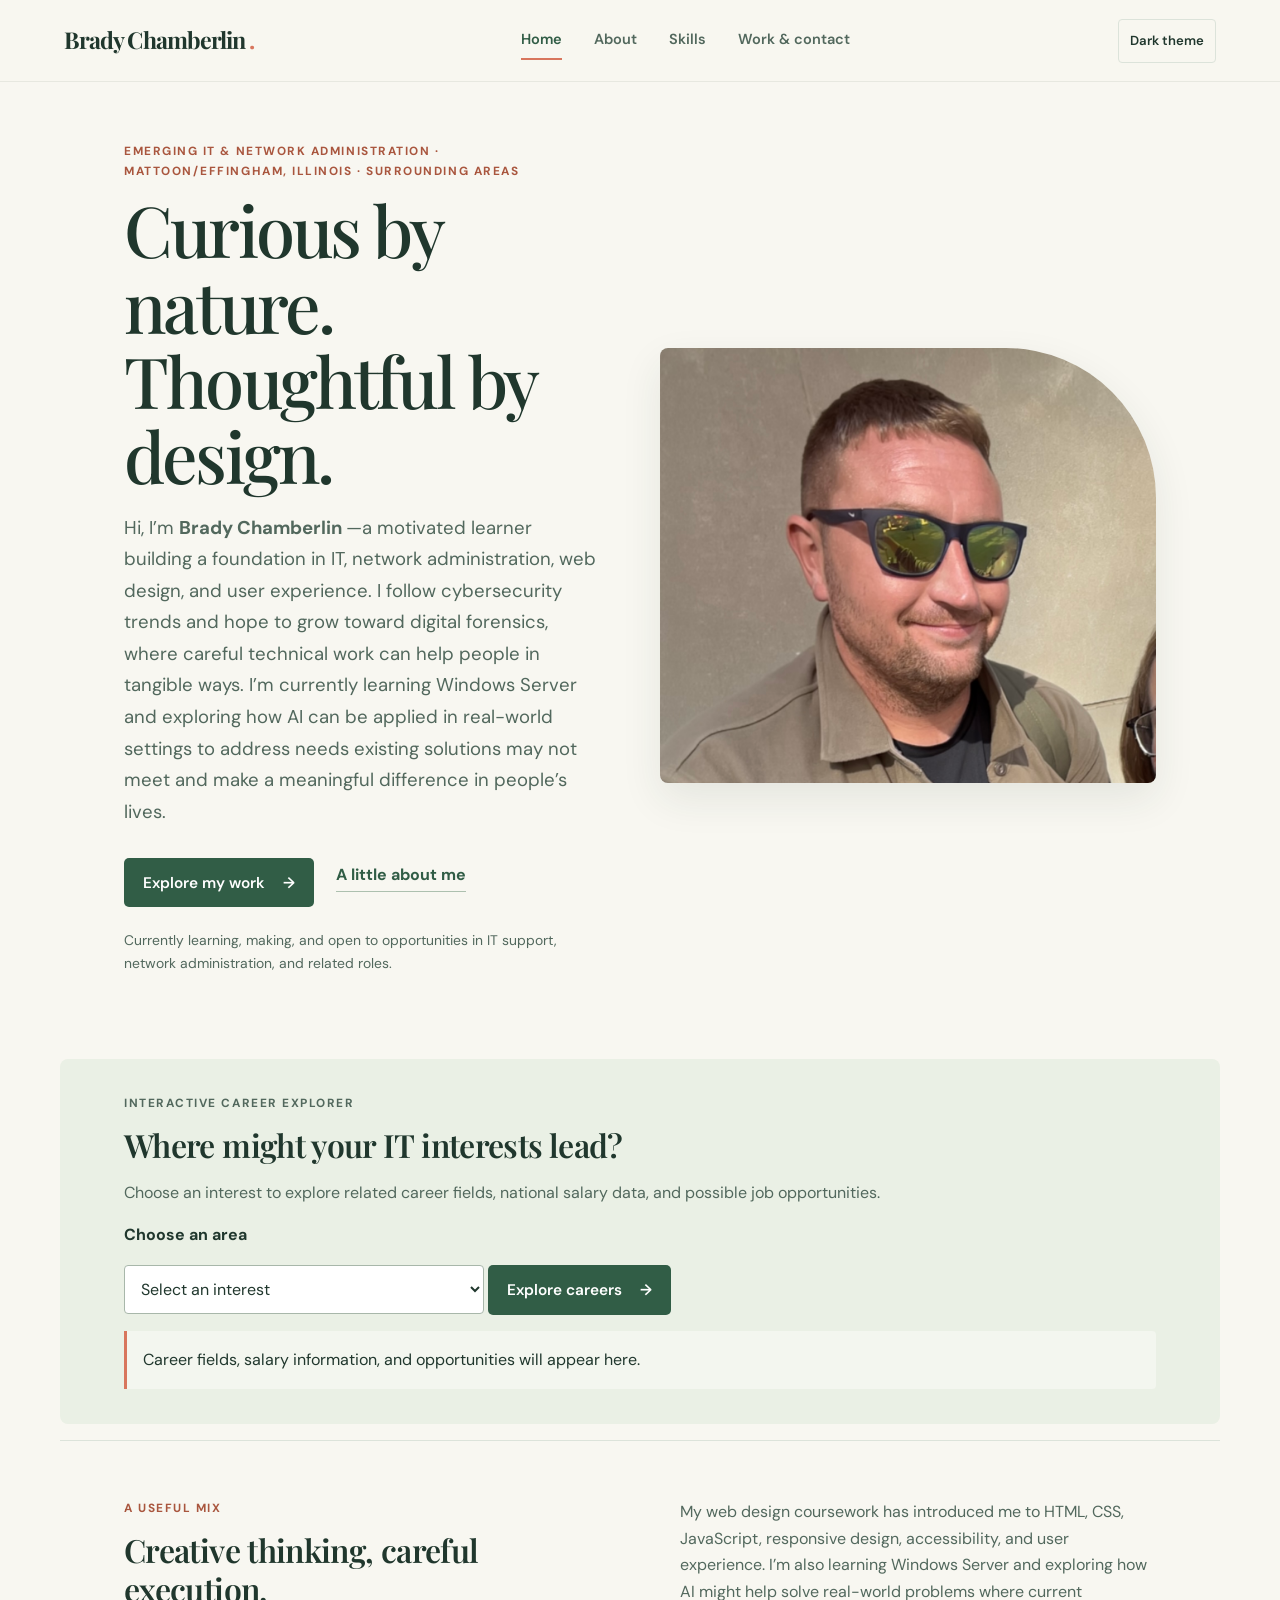
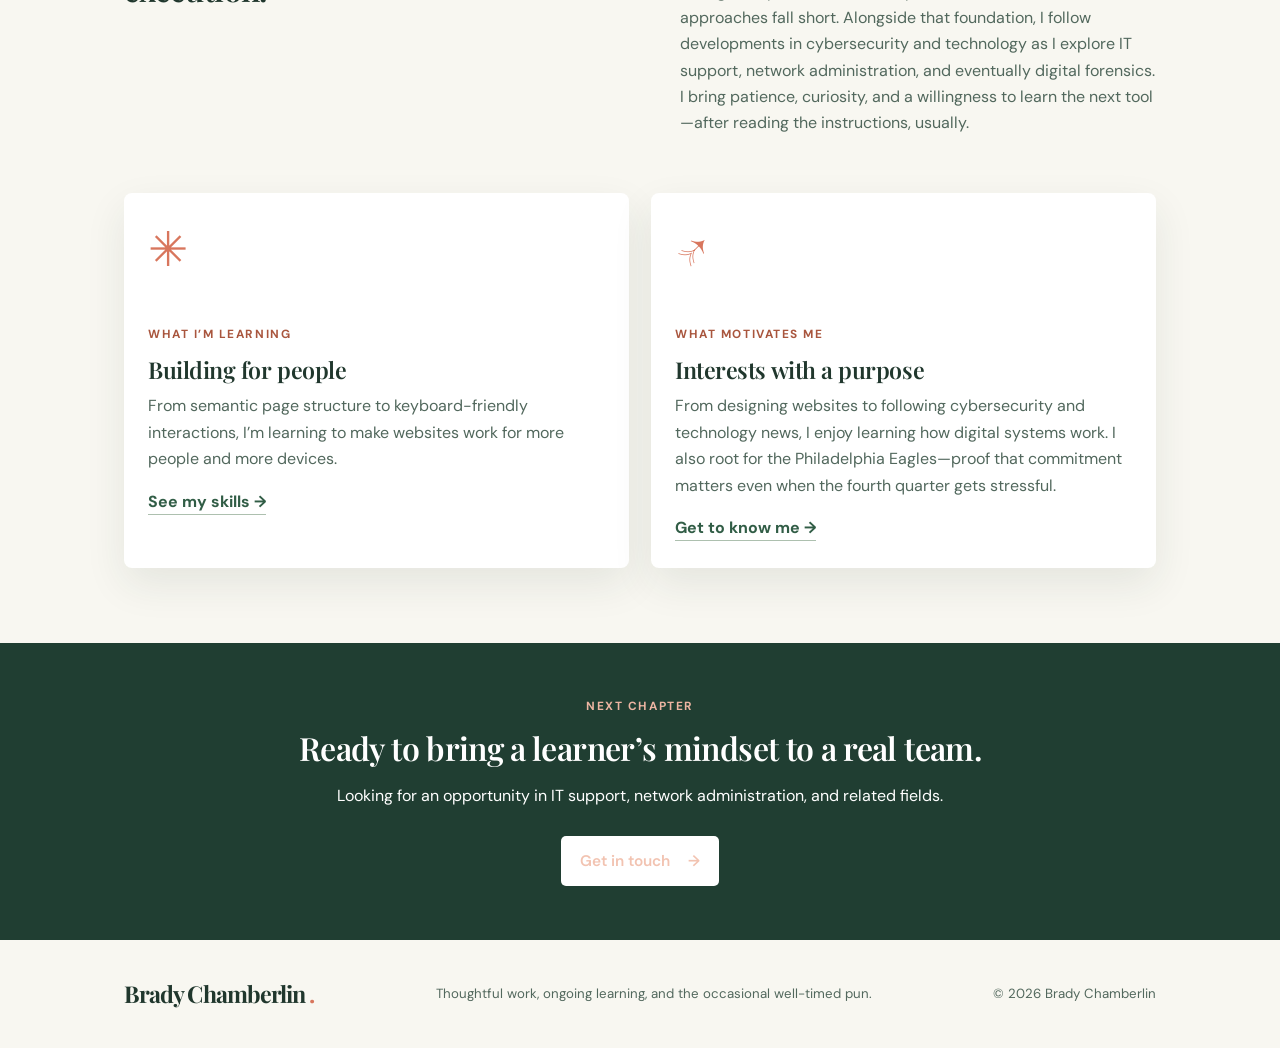
<file: index.html>
<!doctype html>
<html lang="en">
  <head>
    <meta charset="utf-8">
    <meta name="viewport" content="width=device-width, initial-scale=1">
    <meta name="description" content="Portfolio of Brady Chamberlin, an emerging professional with a foundation in web design, front-end development, and accessible user experience.">
    <title>
      Brady Chamberlin | Portfolio
    </title>
    <link rel="stylesheet" href="style.css">
    <script src="script.js" defer></script>
  </head>
  <body>
    <a class="skip-link" href="#main">
      Skip to content
    </a>
    <header class="site-header">
      <a class="brand" href="index.html">
        Brady Chamberlin
        <span class="brand-dot">
          .
        </span>
      </a>
      <button class="menu-toggle" aria-expanded="false" aria-controls="site-nav">
        Menu
      </button>
      <nav id="site-nav" aria-label="Main navigation">
        <a aria-current="page" href="index.html">
          Home
        </a>
        <a href="about.html">
          About
        </a>
        <a href="skills.html">
          Skills
        </a>
        <a href="work.html">
          Work & contact
        </a>
      </nav>
    </header>
    <main id="main">
      <section class="hero">
        <div class="hero-copy">
          <p class="eyebrow">
            Emerging IT & network administration · Mattoon/Effingham, Illinois · surrounding areas
          </p>
          <h1>
            Curious by nature. Thoughtful by design.
          </h1>
          <p class="lead">
            Hi, I’m
            <strong>
              Brady Chamberlin
            </strong>—a motivated learner building a foundation in IT, network administration, web design, and user experience. I follow cybersecurity trends and hope to grow toward digital forensics, where careful technical work can help people in tangible ways. I’m currently learning Windows Server and exploring how AI can be applied in real-world settings to address needs existing solutions may not meet and make a meaningful difference in people’s lives.
          </p>
          <div class="hero-actions">
            <a class="button" href="work.html">
              Explore my work
              <span aria-hidden="true">
                →
              </span>
            </a>
            <a class="text-link" href="about.html">
              A little about me
            </a>
          </div>
          <p class="hero-note">
            Currently learning, making, and open to opportunities in IT support, network administration, and related roles.
          </p>
        </div>
        <img class="portrait-photo" src="images/brady-portrait.jpeg" alt="Brady Chamberlin, aspiring IT and network administration professional">
      </section>
      <section class="career-tool section-wrap">
        <p class="eyebrow">
          Interactive career explorer
        </p>
        <h2>
          Where might your IT interests lead?
        </h2>
        <p>
          Choose an interest to explore related career fields, national salary data, and possible job opportunities.
        </p>
        <form id="career-form">
          <label for="career-interest">
            Choose an area
          </label>
          <select id="career-interest" required>
            <option value="">
              Select an interest
            </option>
            <option value="support">
              IT support
            </option>
            <option value="network">
              Network administration
            </option>
            <option value="forensics">
              Digital forensics
            </option>
          </select>
          <button class="button" type="submit">
            Explore careers
            <span aria-hidden="true">
              →
            </span>
          </button>
        </form>
        <div id="career-result" class="result" role="status" aria-live="polite" aria-atomic="true">
          Career fields, salary information, and opportunities will appear here.
        </div>
      </section>
      <section class="intro section-wrap">
        <div>
          <p class="eyebrow">
            A useful mix
          </p>
          <h2>
            Creative thinking, careful execution.
          </h2>
        </div>
        <p>
          My web design coursework has introduced me to HTML, CSS, JavaScript, responsive design, accessibility, and user experience. I’m also learning Windows Server and exploring how AI might help solve real-world problems where current approaches fall short. Alongside that foundation, I follow developments in cybersecurity and technology as I explore IT support, network administration, and eventually digital forensics. I bring patience, curiosity, and a willingness to learn the next tool—after reading the instructions, usually.
        </p>
      </section>
      <section class="card-grid section-wrap">
        <article class="feature-card">
          <div class="card-icon" aria-hidden="true">
            ✳
          </div>
          <div>
            <p class="eyebrow">
              What I’m learning
            </p>
            <h3>
              Building for people
            </h3>
            <p>
              From semantic page structure to keyboard-friendly interactions, I’m learning to make websites work for more people and more devices.
            </p>
            <a class="text-link" href="skills.html">
              See my skills
              <span aria-hidden="true">
                →
              </span>
            </a>
          </div>
        </article>
        <article class="feature-card">
          <div class="card-icon" aria-hidden="true">
            ↗
          </div>
          <div>
            <p class="eyebrow">
              What motivates me
            </p>
            <h3>
              Interests with a purpose
            </h3>
            <p>
              From designing websites to following cybersecurity and technology news, I enjoy learning how digital systems work. I also root for the Philadelphia Eagles—proof that commitment matters even when the fourth quarter gets stressful.
            </p>
            <a class="text-link" href="about.html">
              Get to know me
              <span aria-hidden="true">
                →
              </span>
            </a>
          </div>
        </article>
      </section>
      <section class="quote-band">
        <p class="eyebrow">
          Next chapter
        </p>
        <h2>
          Ready to bring a learner’s mindset to a real team.
        </h2>
        <p>
          Looking for an opportunity in IT support, network administration, and related fields.
        </p>
        <a class="button button-light" href="work.html">
          Get in touch
          <span aria-hidden="true">
            →
          </span>
        </a>
      </section>
    </main>
    <footer class="site-footer">
      <a class="brand" href="index.html">
        Brady Chamberlin
        <span class="brand-dot">
          .
        </span>
      </a>
      <p>
        Thoughtful work, ongoing learning, and the occasional well-timed pun.
      </p>
      <p>
        ©
        <span id="year">
          2026
        </span>
        Brady Chamberlin
      </p>
    </footer>
  </body>
</html>
</file>
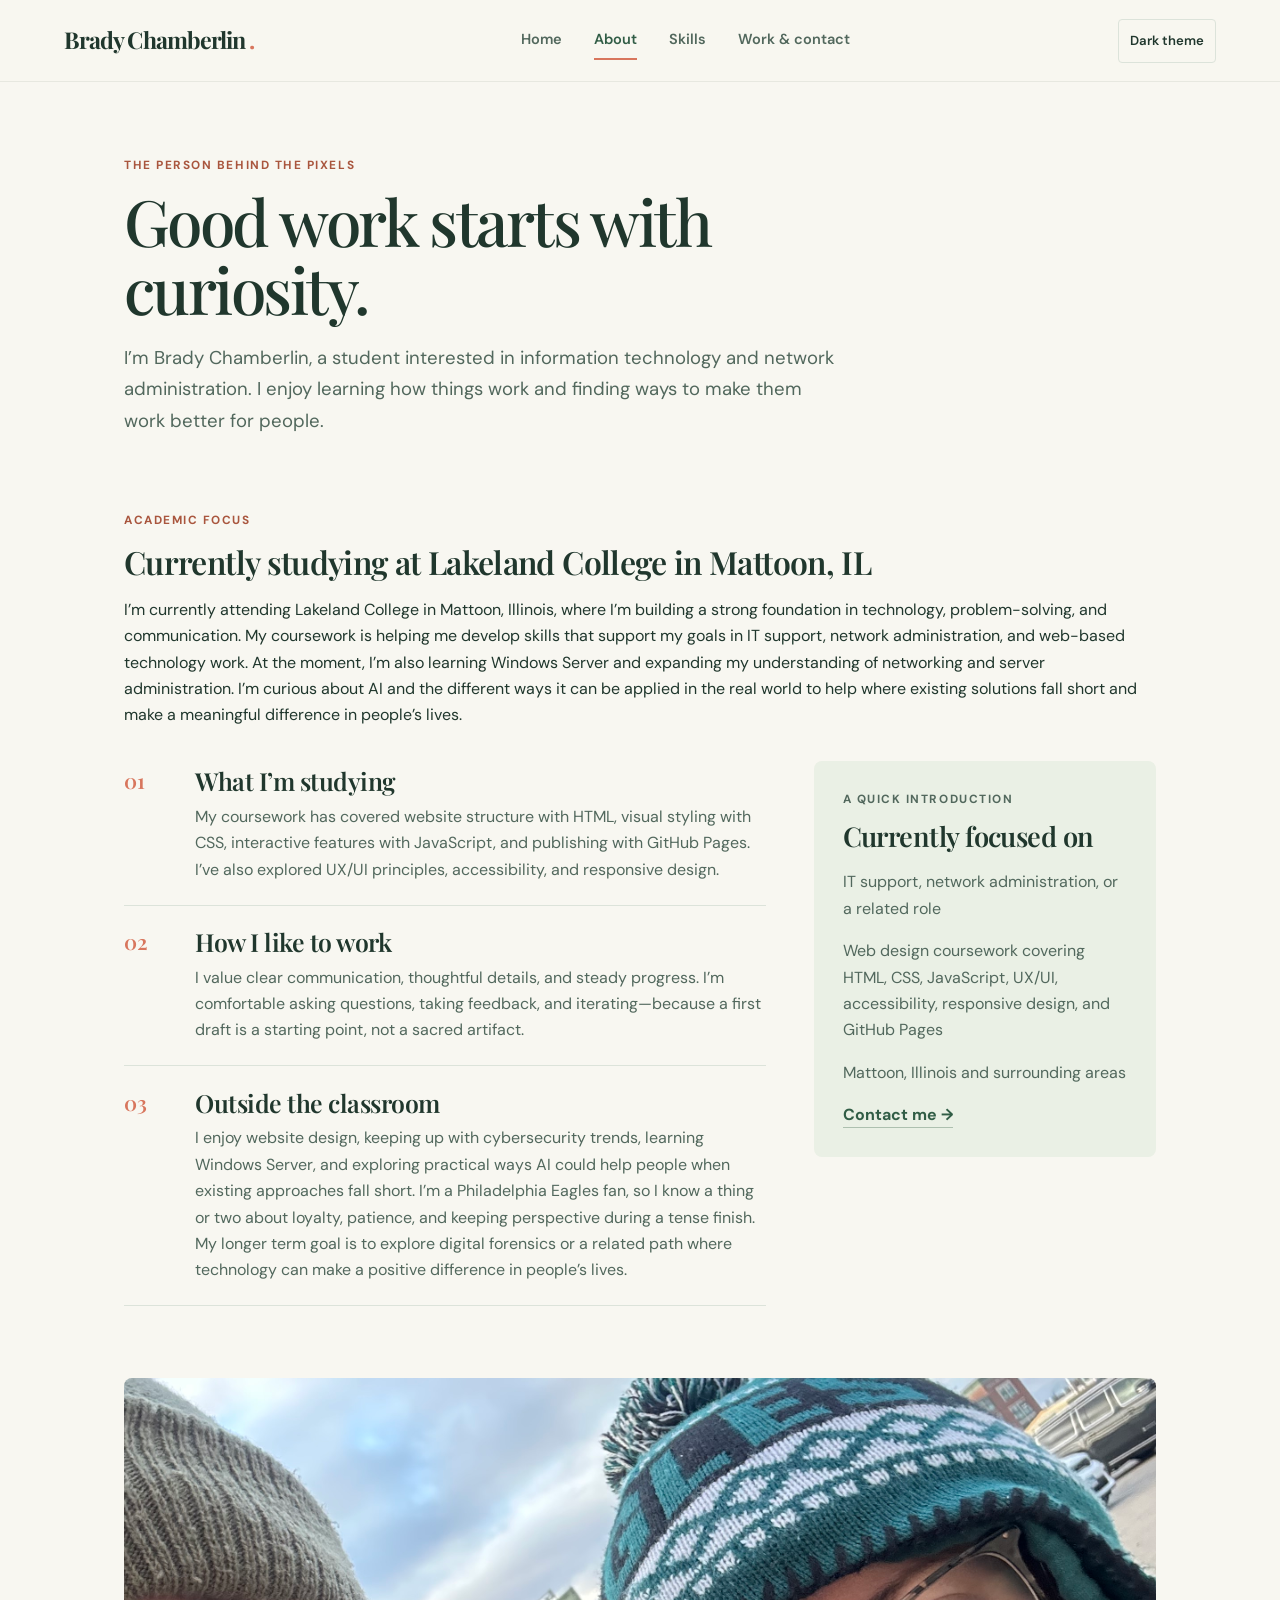
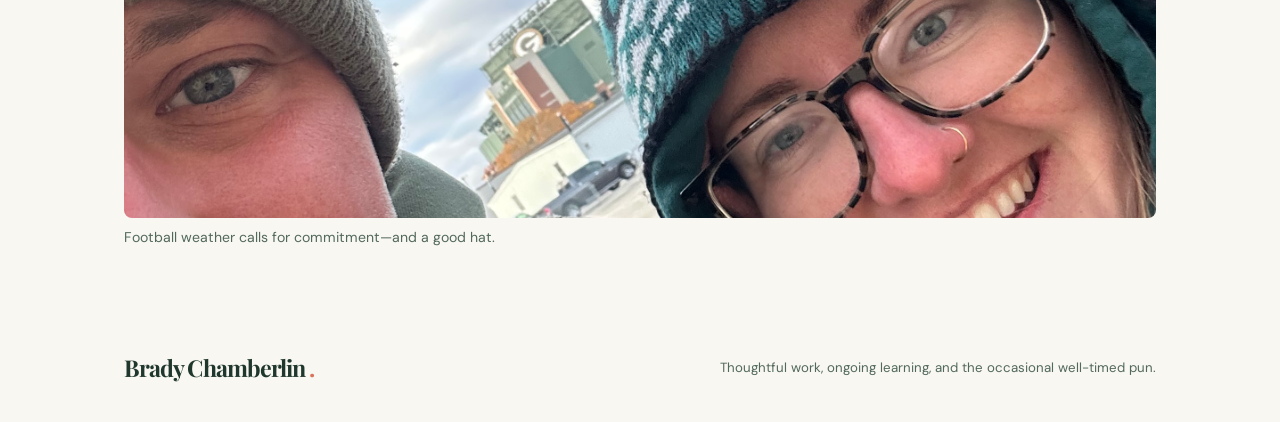
<file: about.html>
<!doctype html>
<html lang="en">
  <head>
    <meta charset="utf-8">
    <meta name="viewport" content="width=device-width, initial-scale=1">
    <title>
      About — Brady Chamberlin
    </title>
    <link rel="stylesheet" href="style.css">
    <script src="script.js" defer></script>
  </head>
  <body>
    <a class="skip-link" href="#main">
      Skip to content
    </a>
    <header class="site-header">
      <a class="brand" href="index.html">
        Brady Chamberlin
        <span class="brand-dot">
          .
        </span>
      </a>
      <button class="menu-toggle" aria-expanded="false" aria-controls="site-nav">
        Menu
      </button>
      <nav id="site-nav" aria-label="Main navigation">
        <a href="index.html">
          Home
        </a>
        <a aria-current="page" href="about.html">
          About
        </a>
        <a href="skills.html">
          Skills
        </a>
        <a href="work.html">
          Work & contact
        </a>
      </nav>
    </header>
    <main id="main">
      <section class="page-hero">
        <p class="eyebrow">
          The person behind the pixels
        </p>
        <h1>
          Good work starts with curiosity.
        </h1>
        <p class="lead">
          I’m Brady Chamberlin, a student interested in information technology and network administration. I enjoy learning how things work and finding ways to make them work better for people.
        </p>
      </section>
      <section class="section-wrap">
        <p class="eyebrow">
          Academic focus
        </p>
        <h2>
          Currently studying at Lakeland College in Mattoon, IL
        </h2>
        <p>
          I’m currently attending Lakeland College in Mattoon, Illinois, where I’m building a strong foundation in technology, problem-solving, and communication. My coursework is helping me develop skills that support my goals in IT support, network administration, and web-based technology work. At the moment, I’m also learning Windows Server and expanding my understanding of networking and server administration. I’m curious about AI and the different ways it can be applied in the real world to help where existing solutions fall short and make a meaningful difference in people’s lives.
        </p>
      </section>
      <section class="care-layout section-wrap">
        <div class="care-list">
          <article>
            <span class="number">
              01
            </span>
            <div>
              <h2>
                What I’m studying
              </h2>
              <p>
                My coursework has covered website structure with HTML, visual styling with CSS, interactive features with JavaScript, and publishing with GitHub Pages. I’ve also explored UX/UI principles, accessibility, and responsive design.
              </p>
            </div>
          </article>
          <article>
            <span class="number">
              02
            </span>
            <div>
              <h2>
                How I like to work
              </h2>
              <p>
                I value clear communication, thoughtful details, and steady progress. I’m comfortable asking questions, taking feedback, and iterating—because a first draft is a starting point, not a sacred artifact.
              </p>
            </div>
          </article>
          <article>
            <span class="number">
              03
            </span>
            <div>
              <h2>
                Outside the classroom
              </h2>
              <p>
                I enjoy website design, keeping up with cybersecurity trends, learning Windows Server, and exploring practical ways AI could help people when existing approaches fall short. I’m a Philadelphia Eagles fan, so I know a thing or two about loyalty, patience, and keeping perspective during a tense finish. My longer term goal is to explore digital forensics or a related path where technology can make a positive difference in people’s lives.
              </p>
            </div>
          </article>
        </div>
        <aside class="side-note">
          <p class="eyebrow">
            A quick introduction
          </p>
          <h2>
            Currently focused on
          </h2>
          <p>
            IT support, network administration, or a related role
          </p>
          <p>
            Web design coursework covering HTML, CSS, JavaScript, UX/UI, accessibility, responsive design, and GitHub Pages
          </p>
          <p>
            Mattoon, Illinois and surrounding areas
          </p>
          <a class="text-link" href="work.html">
            Contact me
            <span aria-hidden="true">
              →
            </span>
          </a>
        </aside>
      </section>
      <figure class="personal-photo section-wrap">
        <img src="images/football-game.jpeg" alt="Brady at an outdoor football game in cold weather">
        <figcaption>
          Football weather calls for commitment—and a good hat.
        </figcaption>
      </figure>
    </main>
    <footer class="site-footer">
      <a class="brand" href="index.html">
        Brady Chamberlin
        <span class="brand-dot">
          .
        </span>
      </a>
      <p>
        Thoughtful work, ongoing learning, and the occasional well-timed pun.
      </p>
    </footer>
  </body>
</html>
</file>
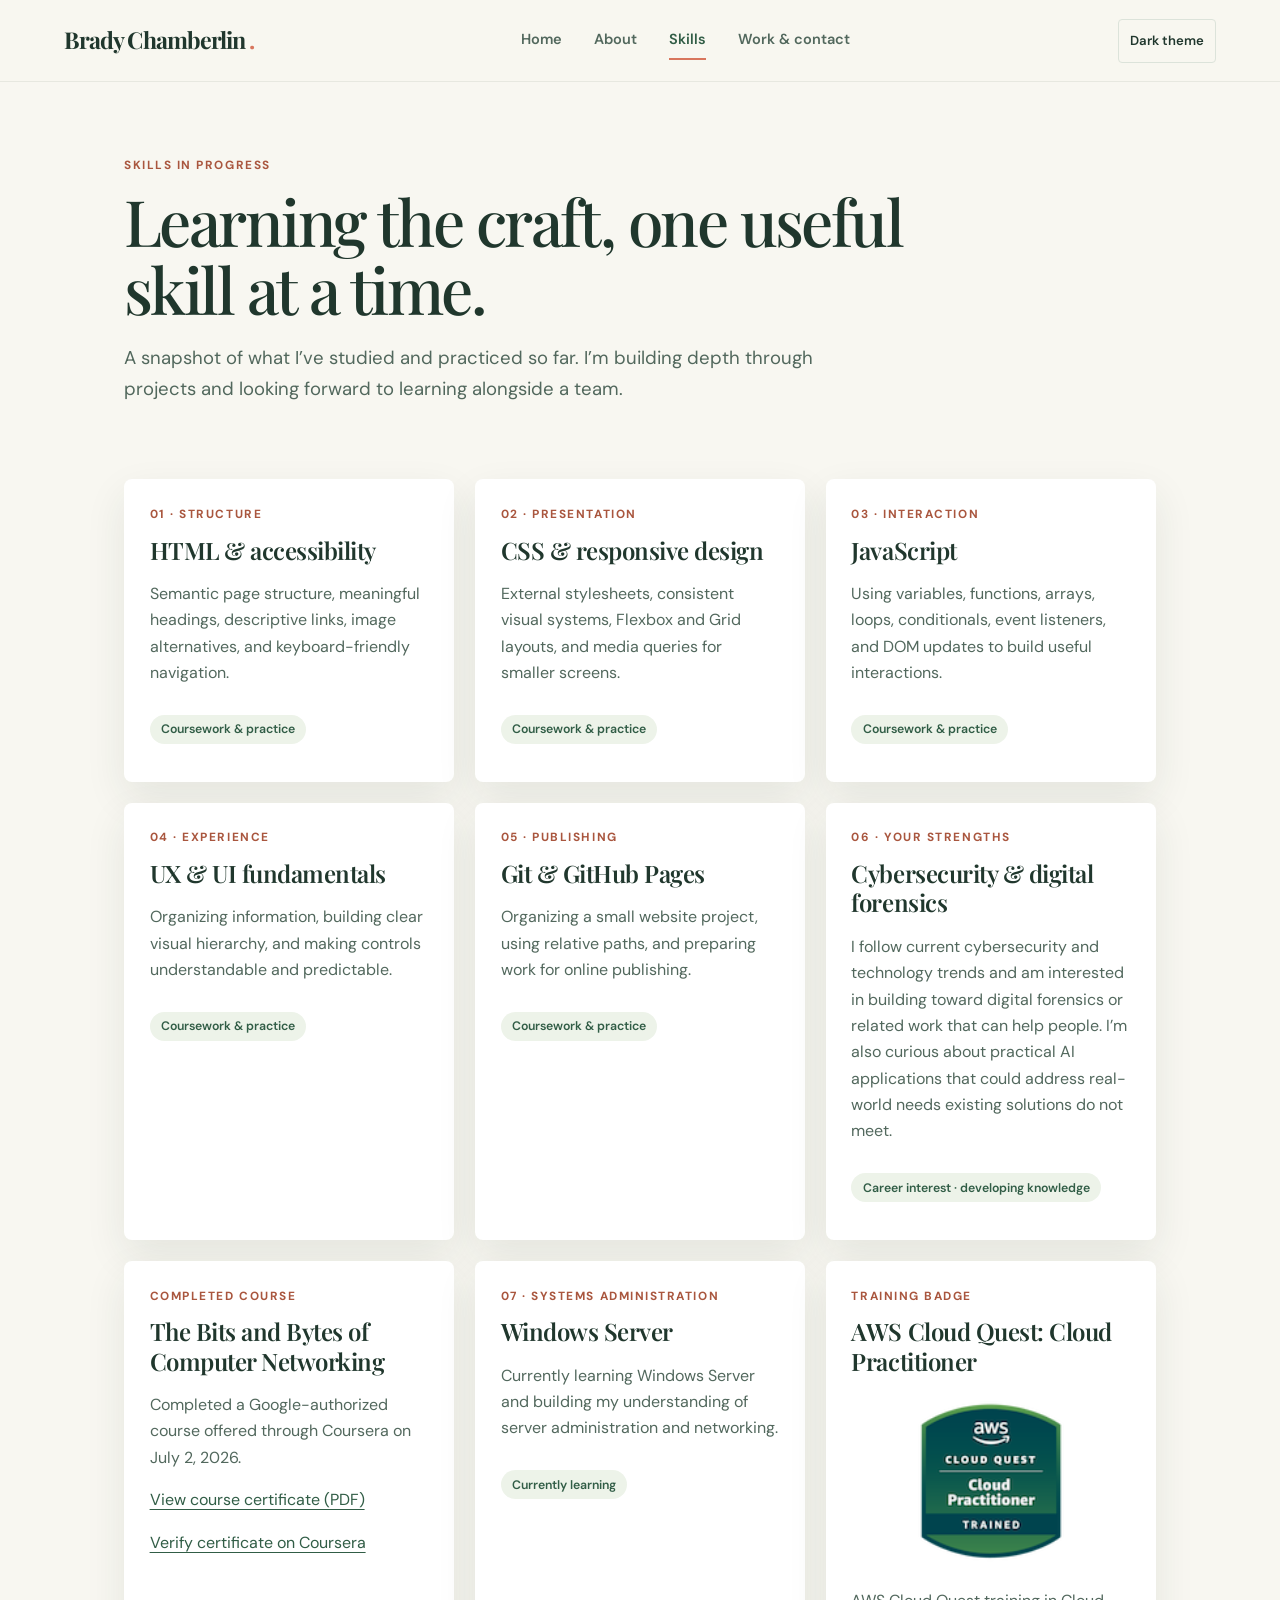
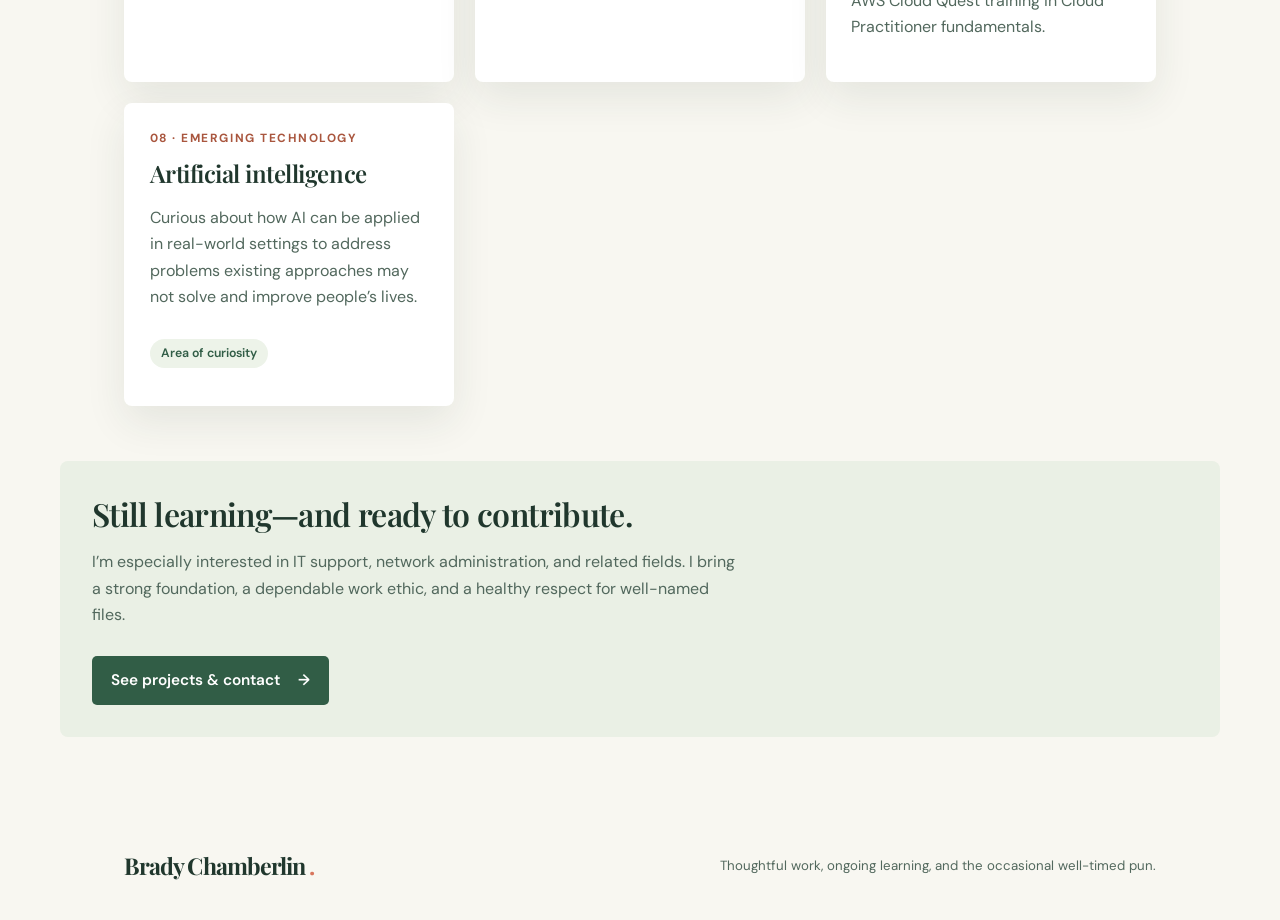
<file: skills.html>
<!doctype html>
<html lang="en">
  <head>
    <meta charset="utf-8">
    <meta name="viewport" content="width=device-width, initial-scale=1">
    <title>
      Skills & learning — Brady Chamberlin
    </title>
    <link rel="stylesheet" href="style.css">
    <script src="script.js" defer></script>
  </head>
  <body>
    <a class="skip-link" href="#main">
      Skip to content
    </a>
    <header class="site-header">
      <a class="brand" href="index.html">
        Brady Chamberlin
        <span class="brand-dot">
          .
        </span>
      </a>
      <button class="menu-toggle" aria-expanded="false" aria-controls="site-nav">
        Menu
      </button>
      <nav id="site-nav" aria-label="Main navigation">
        <a href="index.html">
          Home
        </a>
        <a href="about.html">
          About
        </a>
        <a aria-current="page" href="skills.html">
          Skills
        </a>
        <a href="work.html">
          Work & contact
        </a>
      </nav>
    </header>
    <main id="main">
      <section class="page-hero">
        <p class="eyebrow">
          Skills in progress
        </p>
        <h1>
          Learning the craft, one useful skill at a time.
        </h1>
        <p class="lead">
          A snapshot of what I’ve studied and practiced so far. I’m building depth through projects and looking forward to learning alongside a team.
        </p>
      </section>
      <section class="plant-grid section-wrap">
        <article class="skill-card">
          <p class="eyebrow">
            01 · Structure
          </p>
          <h2>
            HTML & accessibility
          </h2>
          <p>
            Semantic page structure, meaningful headings, descriptive links, image alternatives, and keyboard-friendly navigation.
          </p>
          <p class="tag">
            Coursework & practice
          </p>
        </article>
        <article class="skill-card">
          <p class="eyebrow">
            02 · Presentation
          </p>
          <h2>
            CSS & responsive design
          </h2>
          <p>
            External stylesheets, consistent visual systems, Flexbox and Grid layouts, and media queries for smaller screens.
          </p>
          <p class="tag">
            Coursework & practice
          </p>
        </article>
        <article class="skill-card">
          <p class="eyebrow">
            03 · Interaction
          </p>
          <h2>
            JavaScript
          </h2>
          <p>
            Using variables, functions, arrays, loops, conditionals, event listeners, and DOM updates to build useful interactions.
          </p>
          <p class="tag">
            Coursework & practice
          </p>
        </article>
        <article class="skill-card">
          <p class="eyebrow">
            04 · Experience
          </p>
          <h2>
            UX & UI fundamentals
          </h2>
          <p>
            Organizing information, building clear visual hierarchy, and making controls understandable and predictable.
          </p>
          <p class="tag">
            Coursework & practice
          </p>
        </article>
        <article class="skill-card">
          <p class="eyebrow">
            05 · Publishing
          </p>
          <h2>
            Git & GitHub Pages
          </h2>
          <p>
            Organizing a small website project, using relative paths, and preparing work for online publishing.
          </p>
          <p class="tag">
            Coursework & practice
          </p>
        </article>
        <article class="skill-card">
          <p class="eyebrow">
            06 · Your strengths
          </p>
          <h2>
            Cybersecurity & digital forensics
          </h2>
          <p>
            I follow current cybersecurity and technology trends and am interested in building toward digital forensics or related work that can help people. I’m also curious about practical AI applications that could address real-world needs existing solutions do not meet.
          </p>
          <p class="tag">
            Career interest · developing knowledge
          </p>
        </article>
        <article class="skill-card">
          <p class="eyebrow">
            Completed course
          </p>
          <h2>
            The Bits and Bytes of Computer Networking
          </h2>
          <p>
            Completed a Google-authorized course offered through Coursera on July 2, 2026.
          </p>
          <p>
            <a href="certificates/google-bits-and-bytes-computer-networking.pdf">View course certificate (PDF)</a>
          </p>
          <p>
            <a href="https://coursera.org/verify/HJCNP9UVSX9O" target="_blank" rel="noopener noreferrer">Verify certificate on Coursera</a>
          </p>
        </article>
        <article class="skill-card">
          <p class="eyebrow">
            07 · Systems administration
          </p>
          <h2>
            Windows Server
          </h2>
          <p>
            Currently learning Windows Server and building my understanding of server administration and networking.
          </p>
          <p class="tag">
            Currently learning
          </p>
        </article>
        <article class="skill-card">
          <p class="eyebrow">
            Training badge
          </p>
          <h2>
            AWS Cloud Quest: Cloud Practitioner
          </h2>
          <img class="training-badge" src="images/aws-cloud-quest-cloud-practitioner-training-badge.png" alt="AWS Cloud Quest Cloud Practitioner trained badge">
          <p>
            AWS Cloud Quest training in Cloud Practitioner fundamentals.
          </p>
        </article>
        <article class="skill-card">
          <p class="eyebrow">
            08 · Emerging technology
          </p>
          <h2>
            Artificial intelligence
          </h2>
          <p>
            Curious about how AI can be applied in real-world settings to address problems existing approaches may not solve and improve people’s lives.
          </p>
          <p class="tag">
            Area of curiosity
          </p>
        </article>
      </section>
      <section class="callout section-wrap">
        <h2>
          Still learning—and ready to contribute.
        </h2>
        <p>
          I’m especially interested in IT support, network administration, and related fields. I bring a strong foundation, a dependable work ethic, and a healthy respect for well-named files.
        </p>
        <a class="button" href="work.html">
          See projects & contact
          <span aria-hidden="true">
            →
          </span>
        </a>
      </section>
    </main>
    <footer class="site-footer">
      <a class="brand" href="index.html">
        Brady Chamberlin
        <span class="brand-dot">
          .
        </span>
      </a>
      <p>
        Thoughtful work, ongoing learning, and the occasional well-timed pun.
      </p>
    </footer>
  </body>
</html>
</file>
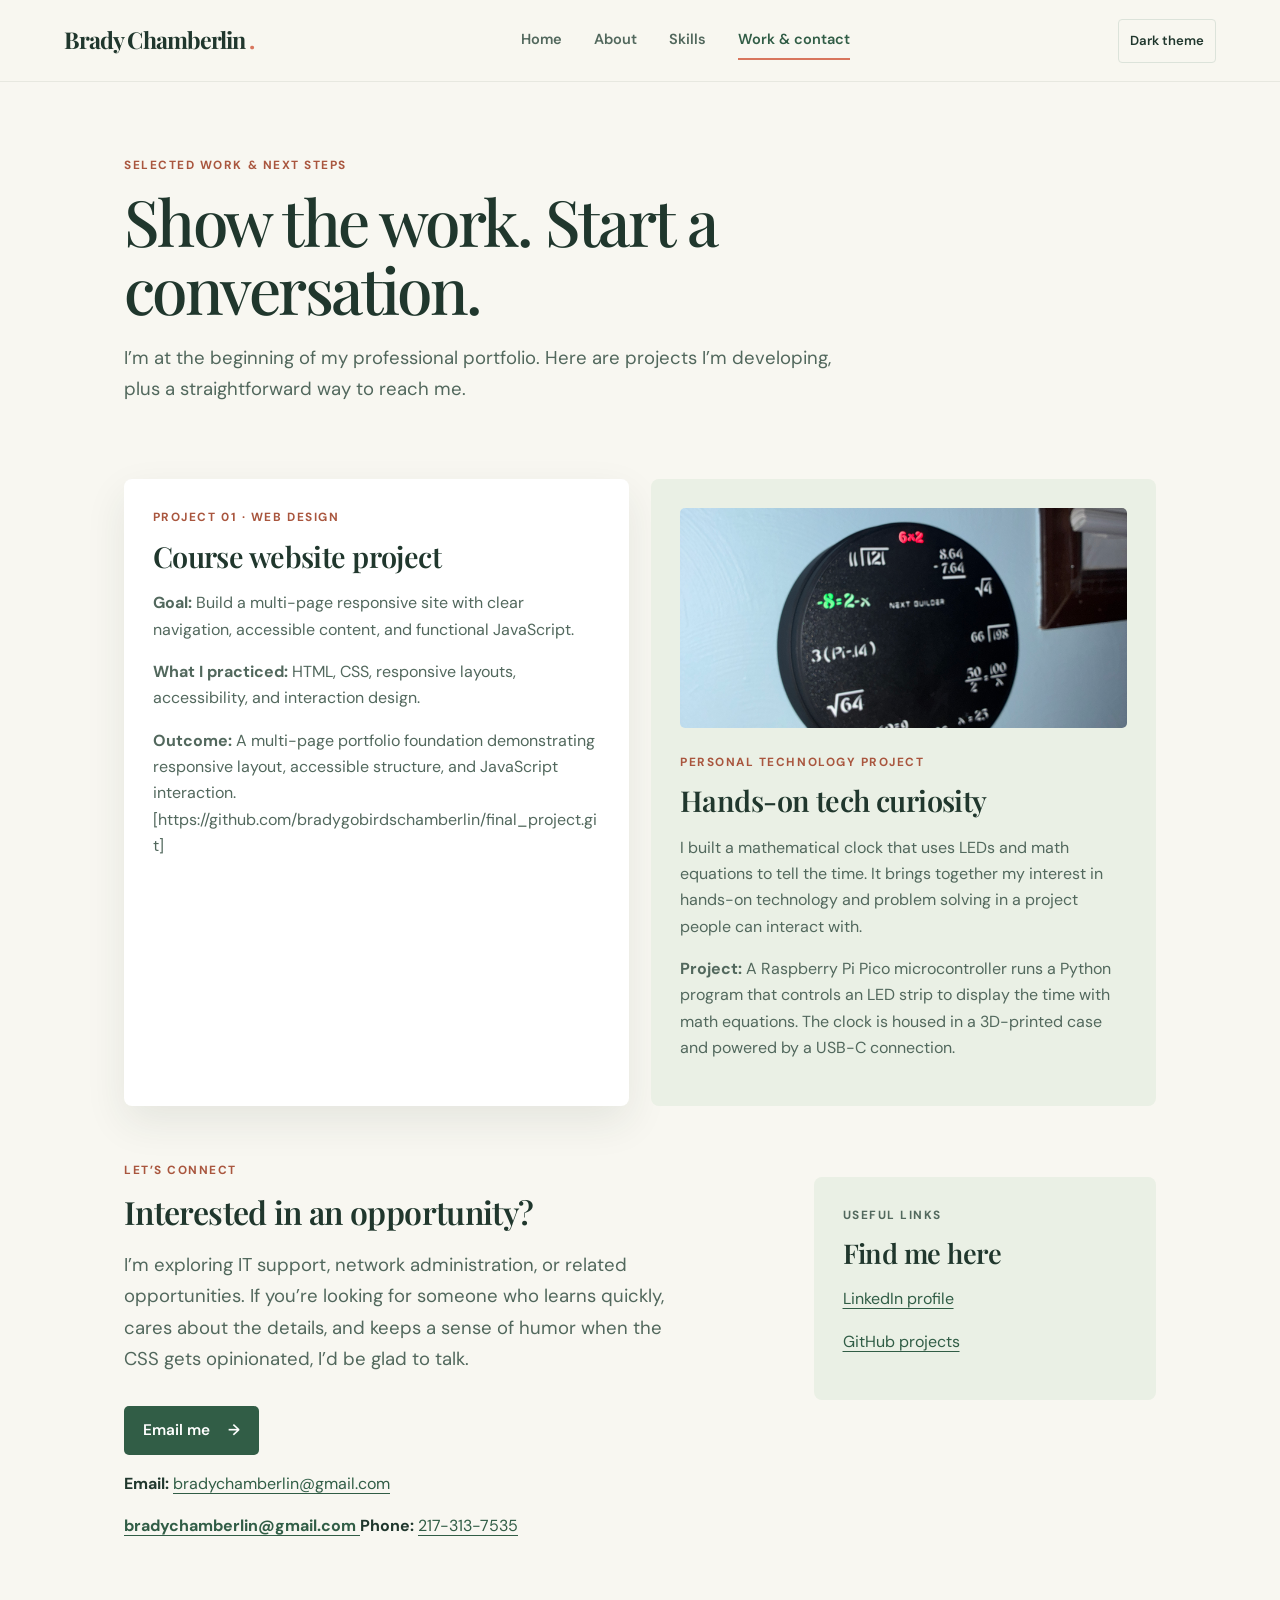
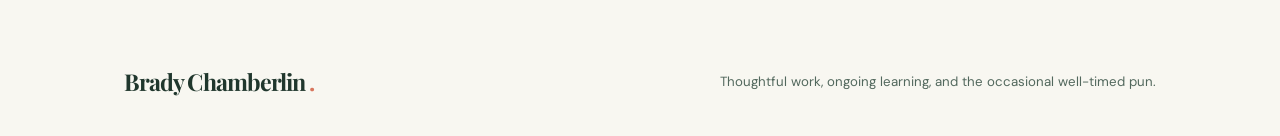
<file: work.html>
<!doctype html>
<html lang="en">
  <head>
    <meta charset="utf-8">
    <meta name="viewport" content="width=device-width, initial-scale=1">
    <title>
      Work & contact — Brady Chamberlin
    </title>
    <link rel="stylesheet" href="style.css">
    <script src="script.js" defer></script>
  </head>
  <body>
    <a class="skip-link" href="#main">
      Skip to content
    </a>
    <header class="site-header">
      <a class="brand" href="index.html">
        Brady Chamberlin
        <span class="brand-dot">
          .
        </span>
      </a>
      <button class="menu-toggle" aria-expanded="false" aria-controls="site-nav">
        Menu
      </button>
      <nav id="site-nav" aria-label="Main navigation">
        <a href="index.html">
          Home
        </a>
        <a href="about.html">
          About
        </a>
        <a href="skills.html">
          Skills
        </a>
        <a aria-current="page" href="work.html">
          Work & contact
        </a>
      </nav>
    </header>
    <main id="main">
      <section class="page-hero">
        <p class="eyebrow">
          Selected work & next steps
        </p>
        <h1>
          Show the work. Start a conversation.
        </h1>
        <p class="lead">
          I’m at the beginning of my professional portfolio. Here are projects I’m developing, plus a straightforward way to reach me.
        </p>
      </section>
      <section class="tools-grid section-wrap">
        <article class="tool-panel">
          <p class="eyebrow">
            Project 01 · Web design
          </p>
          <h2>
            Course website project
          </h2>
          <p>
            <strong>
              Goal:
            </strong>
            Build a multi-page responsive site with clear navigation, accessible content, and functional JavaScript.
          </p>
          <p>
            <strong>
              What I practiced:
            </strong>
            HTML, CSS, responsive layouts, accessibility, and interaction design.
          </p>
          <p>
            <strong>
              Outcome:
            </strong>
            A multi-page portfolio foundation demonstrating responsive layout, accessible structure, and JavaScript interaction. [https://github.com/bradygobirdschamberlin/final_project.git]
          </p>
        </article>
        <article class="tool-panel tool-panel-alt">
          <img class="project-photo" src="images/mathematical-clock.jpg" alt="Close-up of the mathematical LED clock displaying the time with equations">
          <p class="eyebrow">
            Personal technology project
          </p>
          <h2>
            Hands-on tech curiosity
          </h2>
          <p>
            I built a mathematical clock that uses LEDs and math equations to tell the time. It brings together my interest in hands-on technology and problem solving in a project people can interact with.
          </p>
          <p>
            <strong>
              Project:
            </strong>
            A Raspberry Pi Pico microcontroller runs a Python program that controls an LED strip to display the time with math equations. The clock is housed in a 3D-printed case and powered by a USB-C connection.
          </p>
        </article>
      </section>
      <section class="care-layout section-wrap">
        <div>
          <p class="eyebrow">
            Let’s connect
          </p>
          <h2>
            Interested in an opportunity?
          </h2>
          <p class="lead">
            I’m exploring IT support, network administration, or related opportunities. If you’re looking for someone who learns quickly, cares about the details, and keeps a sense of humor when the CSS gets opinionated, I’d be glad to talk.
          </p>
          <p>
            <a class="button" href="mailto:bradychamberlin@gmail.com">
              Email me
              <span aria-hidden="true">
                →
              </span>
            </a>
          </p>
          <p><strong>
              Email:
            </strong>
            <a href="mailto:bradychamberlin@gmail.com">
              bradychamberlin@gmail.com
            </a>
          </p>
          <p><strong>
            <a href="mailto:bradychamberlin@gmail.com">
              bradychamberlin@gmail.com
            </a>
              Phone:
            </strong>
            <a href="tel:+12173137535">
              217-313-7535
            </a>
          </p>
        </div>
        <aside class="side-note">
          <p class="eyebrow">
            Useful links
          </p>
          <h2>
            Find me here
          </h2>
          <p>
            <a href="https://www.linkedin.com/in/brady-chamberlin-4a6ab01b8" target="_blank" rel="noopener noreferrer">
              LinkedIn profile
            </a>
          </p>
          <p>
            <a href="https://github.com/bradygobirdschamberlin/final_project.git" target="_blank" rel="noopener noreferrer">
              GitHub projects
            </a>
          </p>
          <p>
            
          </p>
         
        </aside>
      </section>
    </main>
    <footer class="site-footer">
      <a class="brand" href="index.html">
        Brady Chamberlin
        <span class="brand-dot">
          .
        </span>
      </a>
      <p>
        Thoughtful work, ongoing learning, and the occasional well-timed pun.
      </p>
    </footer>
  </body>
</html>
</file>
<file: style.css>
@import url('https://fonts.googleapis.com/css2?family=DM+Sans:wght@400;500;600;700&family=Playfair+Display:wght@500;600;700&display=swap');
:root {
  --ink: #20372d;
  --muted: #52685d;
  --green: #315d46;
  --deep: #203e32;
  --leaf: #dce9d7;
  --cream: #f8f7f1;
  --white: #fff;
  --line: #dce3da;
  --coral: #d8765d;
  --shadow: 0 16px 42px rgba(32,55,45,.09);
}
* {
  box-sizing: border-box;
}
html {
  scroll-behavior: smooth;
}
body {
  margin: 0;
  background: var(--cream);
  color: var(--ink);
  font-family: 'DM Sans',sans-serif;
  font-size: 16px;
  line-height: 1.65;
}
a {
  color: var(--green);
  text-underline-offset: 4px;
}
a:hover {
  color: #163d2c;
}
a:focus-visible,button:focus-visible,input:focus-visible,select:focus-visible {
  outline: 3px solid #c35c43;
  outline-offset: 3px;
}
.skip-link {
  position: absolute;
  left: 1rem;
  top: -6rem;
  background: white;
  padding: .7rem 1rem;
  z-index: 10;
}
.skip-link:focus {
  top: 1rem;
}
.site-header {
  height: 82px;
  padding: 0 max(calc((100vw - 1160px)/2),5vw);
  display: flex;
  justify-content: space-between;
  align-items: center;
  background: rgba(248,247,241,.96);
  border-bottom: 1px solid rgba(32,55,45,.08);
  position: relative;
  z-index: 3;
}
.brand {
  text-decoration: none;
  color: var(--ink);
  font-family: 'Playfair Display',serif;
  font-weight: 700;
  font-size: 1.45rem;
  letter-spacing: -.04em;
}
.brand-mark {
  color: var(--coral);
  margin-right: .28rem;
}
.site-header nav {
  display: flex;
  align-items: center;
  gap: 2rem;
}
.site-header nav a {
  font-size: .91rem;
  font-weight: 600;
  text-decoration: none;
  color: var(--muted);
  padding: .45rem 0;
}
.site-header nav a:hover,.site-header nav a[aria-current=page] {
  color: var(--green);
}
.site-header nav a[aria-current=page] {
  box-shadow: inset 0 -2px var(--coral);
}
.menu-toggle {
  display: none;
}
.hero {
  max-width: 1160px;
  margin: 0 auto;
  min-height: 560px;
  padding: 60px 5vw 70px;
  display: grid;
  grid-template-columns: 1fr 1.05fr;
  align-items: center;
  gap: 4rem;
}
.hero-copy {
  max-width: 485px;
}
.eyebrow {
  text-transform: uppercase;
  letter-spacing: .13em;
  color: #a9563e;
  font-weight: 700;
  font-size: .74rem;
  margin: 0 0 .7rem;
}
.hero h1,.page-hero h1 {
  font-family: 'Playfair Display',serif;
  font-weight: 500;
  line-height: 1.07;
  letter-spacing: -.04em;
  font-size: clamp(3rem,5.5vw,5rem);
  margin: 0 0 1.2rem;
}
.lead {
  font-size: 1.16rem;
  color: var(--muted);
  max-width: 540px;
  line-height: 1.7;
}
.button {
  display: inline-flex;
  gap: 1.1rem;
  align-items: center;
  background: var(--green);
  color: white;
  text-decoration: none;
  font: 600 .96rem 'DM Sans',sans-serif;
  border: 0;
  border-radius: 5px;
  padding: .92rem 1.2rem;
  cursor: pointer;
  margin-top: .7rem;
  transition: background .2s,transform .2s;
}
.button:hover {
  background: var(--deep);
  color: white;
  transform: translateY(-2px);
}
.hero-note {
  font-size: .87rem;
  color: var(--muted);
  margin-top: 1.35rem;
}
.hero-image {
  width: 100%;
  height: 435px;
  object-fit: cover;
  border-radius: 180px 180px 6px 6px;
  box-shadow: var(--shadow);
}
.section-wrap {
  max-width: 1160px;
  margin: 0 auto;
  padding-left: 5vw;
  padding-right: 5vw;
}
.intro {
  display: grid;
  grid-template-columns: 1fr 1fr;
  gap: 5rem;
  padding-top: 58px;
  padding-bottom: 38px;
  border-top: 1px solid var(--line);
}
h2,h3 {
  font-family: 'Playfair Display',serif;
  line-height: 1.22;
  font-weight: 600;
  letter-spacing: -.02em;
}
h2 {
  font-size: 2rem;
  margin: .1rem 0 .7rem;
}
h3 {
  font-size: 1.45rem;
  margin: .15rem 0 .6rem;
}
.intro>p {
  color: var(--muted);
  margin: 0;
  max-width: 490px;
}
.card-grid {
  display: grid;
  grid-template-columns: 1fr 1fr;
  gap: 1.4rem;
  padding-top: 18px;
  padding-bottom: 75px;
}
.feature-card {
  background: white;
  border-radius: 8px;
  overflow: hidden;
  box-shadow: var(--shadow);
}
.feature-card img {
  width: 100%;
  height: 245px;
  object-fit: cover;
}
.feature-card>div {
  padding: 1.3rem 1.5rem 1.65rem;
}
.feature-card p:not(.eyebrow) {
  color: var(--muted);
  margin: .4rem 0 1rem;
}
.text-link {
  font-weight: 700;
  text-decoration: none;
  border-bottom: 1px solid #adc0af;
  padding-bottom: 2px;
}
.text-link:hover {
  border-color: var(--coral);
}
.quote-band {
  background: var(--deep);
  color: white;
  text-align: center;
  padding: 54px 5vw;
}
.quote-band .eyebrow {
  color: #edb5a2;
}
.quote-band blockquote {
  font: 500 clamp(1.7rem,3vw,2.5rem)/1.35 'Playfair Display',serif;
  max-width: 740px;
  margin: 1rem auto 1.5rem;
}
.quote-band a {
  color: #f2c3b1;
}
.site-footer {
  max-width: 1160px;
  margin: auto;
  padding: 35px 5vw;
  display: flex;
  align-items: center;
  justify-content: space-between;
  gap: 1rem;
  color: var(--muted);
  font-size: .83rem;
}
.site-footer p {
  margin: 0;
}
.page-hero {
  max-width: 1160px;
  margin: auto;
  padding: 74px 5vw 55px;
}
.page-hero h1 {
  font-size: clamp(2.7rem,5vw,4.3rem);
  max-width: 800px;
}
.page-hero .lead {
  max-width: 720px;
}
.plant-grid {
  display: grid;
  grid-template-columns: repeat(3,1fr);
  gap: 1.3rem;
  padding-bottom: 55px;
}
.plant-card {
  background: white;
  border-radius: 8px;
  overflow: hidden;
  box-shadow: var(--shadow);
}
.plant-card>img {
  width: 100%;
  height: 225px;
  object-fit: cover;
}
.plant-card>div {
  padding: 1.3rem;
}
.plant-card h2 {
  font-size: 1.5rem;
}
.plant-card p {
  color: var(--muted);
}
.plant-card dl {
  margin: 1rem 0;
}
.plant-card dl div {
  display: flex;
  justify-content: space-between;
  gap: .5rem;
  border-top: 1px solid var(--line);
  padding: .4rem 0;
  font-size: .88rem;
}
.plant-card dt {
  font-weight: 700;
}
.plant-card dd {
  margin: 0;
  color: var(--muted);
  text-align: right;
}
.tag {
  display: inline-block!important;
  background: #edf3e9;
  color: var(--green)!important;
  border-radius: 20px;
  padding: .28rem .7rem;
  font-size: .77rem;
  font-weight: 600;
}
.callout {
  background: #eaf0e5;
  border-radius: 8px;
  padding: 2rem;
  margin-bottom: 75px;
}
.callout p {
  color: var(--muted);
  max-width: 650px;
}
.care-layout {
  display: grid;
  grid-template-columns: 1.5fr .8fr;
  gap: 3rem;
  padding-bottom: 72px;
}
.care-list article {
  display: grid;
  grid-template-columns: 55px 1fr;
  gap: 1rem;
  padding: 1.35rem 0;
  border-bottom: 1px solid var(--line);
}
.number {
  font: 600 1.3rem 'Playfair Display',serif;
  color: var(--coral);
}
.care-list h2 {
  font-size: 1.55rem;
  margin: 0;
}
.care-list p {
  color: var(--muted);
  margin: .45rem 0 0;
}
.side-note {
  background: #eaf0e5;
  border-radius: 8px;
  padding: 1.8rem;
  height: max-content;
  margin-top: 1rem;
}
.side-note h2 {
  font-size: 1.7rem;
}
.side-note p {
  color: var(--muted);
}
.tools-grid {
  display: grid;
  grid-template-columns: 1fr 1fr;
  gap: 1.4rem;
  padding-bottom: 55px;
}
.tool-panel {
  background: white;
  border-radius: 8px;
  padding: 1.8rem;
  box-shadow: var(--shadow);
}
.tool-panel-alt {
  background: #eaf0e5;
  box-shadow: none;
}
.tool-panel h2 {
  font-size: 1.8rem;
}
.tool-panel>p:not(.eyebrow):not(.result) {
  color: var(--muted);
}
fieldset {
  border: 0;
  padding: 0;
  margin: 1.4rem 0;
}
legend,label[for] {
  font-weight: 700;
  margin-bottom: .5rem;
  display: block;
}
.choice {
  display: flex;
  align-items: center;
  gap: .65rem;
  color: var(--muted);
  margin: .55rem 0;
  cursor: pointer;
}
.choice input {
  accent-color: var(--green);
  width: 18px;
  height: 18px;
}
.tool-panel select {
  display: block;
  width: 100%;
  padding: .75rem;
  border: 1px solid #a8b7aa;
  border-radius: 4px;
  background: white;
  color: var(--ink);
  font: inherit;
  margin: .6rem 0 1rem;
}
.button-secondary {
  background: #fff;
  color: var(--green);
  border: 1px solid #91a696;
}
.button-secondary:hover {
  background: #f4f7f1;
  color: var(--deep);
}
.result {
  padding: 1rem;
  background: #f3f6ef;
  border-left: 3px solid var(--coral);
  border-radius: 0 4px 4px 0;
  color: var(--ink);
  min-height: 3.5rem;
  margin: 1.3rem 0 0;
}
.tool-panel-alt .result {
  background: rgba(255,255,255,.72);
}
.mini-guide {
  padding-bottom: 75px;
}
.mini-guide p {
  color: var(--muted);
  max-width: 700px;
}
.mini-guide a {
  font-weight: 700;
}
@media (max-width: 760px) {
  .site-header {
    height: 70px;
    padding: 0 5vw;
  }
  .menu-toggle {
    display: block;
    background: transparent;
    border: 1px solid var(--line);
    padding: .5rem .8rem;
    border-radius: 4px;
    font: 600 .9rem 'DM Sans',sans-serif;
    color: var(--ink);
  }
  .site-header nav {
    display: none;
    position: absolute;
    top: 69px;
    left: 0;
    right: 0;
    background: var(--cream);
    padding: .6rem 5vw 1rem;
    border-bottom: 1px solid var(--line);
    flex-direction: column;
    align-items: stretch;
    gap: 0;
  }
  .site-header nav.is-open {
    display: flex;
  }
  .site-header nav a {
    padding: .75rem 0;
  }
  .hero {
    grid-template-columns: 1fr;
    gap: 2rem;
    padding-top: 55px;
    min-height: 0;
  }
  .hero h1 {
    font-size: clamp(3rem,12vw,4.5rem);
  }
  .hero-image {
    height: 330px;
    grid-row: 1;
    border-radius: 140px 140px 5px 5px;
  }
  .intro {
    grid-template-columns: 1fr;
    gap: 1rem;
    padding-top: 40px;
  }
  .card-grid,.tools-grid {
    grid-template-columns: 1fr;
  }
  .card-grid {
    padding-bottom: 50px;
  }
  .feature-card img {
    height: 230px;
  }
  .page-hero {
    padding-top: 55px;
    padding-bottom: 35px;
  }
  .plant-grid {
    grid-template-columns: 1fr 1fr;
  }
  .plant-card>img {
    height: 190px;
  }
  .care-layout {
    grid-template-columns: 1fr;
    gap: 1rem;
  }
  .side-note {
    margin-top: 0;
  }
  .site-footer {
    flex-wrap: wrap;
    justify-content: flex-start;
  }
  .site-footer p:last-child {
    flex-basis: 100%;
  }
}
@media (max-width: 480px) {
  body {
    font-size: 15px;
  }
  .hero {
    padding-left: 6vw;
    padding-right: 6vw;
  }
  .hero-image {
    height: 275px;
  }
  .plant-grid {
    grid-template-columns: 1fr;
  }
  .plant-card>img {
    height: 230px;
  }
  .tool-panel {
    padding: 1.25rem;
  }
  .care-list article {
    grid-template-columns: 36px 1fr;
    gap: .5rem;
  }
  .quote-band {
    padding: 42px 7vw;
  }
  .page-hero h1 {
    font-size: 2.8rem;
  }
}
@media (prefers-reduced-motion:reduce) {
  *,*::before,*::after {
    scroll-behavior: auto!important;
    transition: none!important;
  }
}
/* Portfolio-specific details */
.brand-dot {
  color: var(--coral);
}
.hero-actions {
  display: flex;
  align-items: center;
  gap: 1.4rem;
  flex-wrap: wrap;
}
.portrait-placeholder {
  min-height: 410px;
  border-radius: 8px 150px 8px 8px;
  background: linear-gradient(145deg,#e4eadf,#c6d5c7);
  display: grid;
  place-items: center;
  text-align: center;
  color: #52685d;
  padding: 2rem;
  box-shadow: var(--shadow);
  border: 1px solid #d5dfd3;
}
.portrait-placeholder span {
  max-width: 220px;
  background: rgba(255,255,255,.72);
  padding: 1rem 1.2rem;
  border-radius: 5px;
  font-size: .9rem;
}
.card-icon {
  font: 3rem 'Playfair Display',serif;
  color: var(--coral);
  padding: 1.2rem 1.5rem 0;
}
.button-light {
  background: #fff;
  color: var(--deep);
}
.button-light:hover {
  background: #f4f7f1;
  color: var(--deep);
}
.skill-card {
  background: #fff;
  border-radius: 8px;
  padding: 1.6rem;
  box-shadow: var(--shadow);
}
.skill-card h2 {
  font-size: 1.5rem;
}
.skill-card p:not(.eyebrow):not(.tag) {
  color: var(--muted);
}
.small-note {
  font-size: .83rem;
  color: var(--muted);
}
@media (max-width: 760px) {
  .portrait-placeholder {
    min-height: 300px;
    grid-row: 1;
    border-radius: 8px 120px 8px 8px;
  }
}
.portrait-photo {
  width: 100%;
  height: 435px;
  object-fit: cover;
  object-position: center 35%;
  border-radius: 8px 150px 8px 8px;
  box-shadow: var(--shadow);
}
.project-photo {
  width: 100%;
  height: 220px;
  object-fit: cover;
  border-radius: 5px;
  margin-bottom: 1rem;
}
.tool-panel-alt .project-photo {
  margin-top: 0;
}
@media (max-width: 760px) {
  .portrait-photo {
    height: 340px;
    grid-row: 1;
    border-radius: 8px 120px 8px 8px;
  }
}
.career-tool {
  padding-top: 2.2rem;
  padding-bottom: 2.2rem;
  margin-bottom: 1rem;
  background: #eaf0e5;
  border-radius: 8px;
}
.career-tool>p {
  color: var(--muted);
}
.career-tool label {
  display: block;
  font-weight: 700;
  margin: .7rem 0 .35rem;
}
.career-tool select {
  padding: .75rem;
  border: 1px solid #a8b7aa;
  border-radius: 4px;
  background: #fff;
  color: var(--ink);
  font: inherit;
  min-width: min(100%,360px);
}
.career-tool .result h3 {
  margin-top: 0;
}
.career-tool .result p {
  color: var(--ink);
}
.career-tool .result ul {
  margin: .35rem 0 1rem;
  padding-left: 1.35rem;
}
.career-tool .result li+li {
  margin-top: .25rem;
}
.career-tool .result a {
  display: inline-block;
  min-height: 44px;
  padding: .45rem 0;
}
.theme-toggle {
  border: 1px solid var(--line);
  background: transparent;
  color: var(--ink);
  border-radius: 4px;
  padding: .5rem .7rem;
  font: 600 .82rem 'DM Sans',sans-serif;
  cursor: pointer;
}
.personal-photo {
  margin: 0 auto 4rem;
}
.personal-photo img {
  display: block;
  width: 100%;
  max-height: 440px;
  object-fit: cover;
  object-position: center 45%;
  border-radius: 8px;
}
.personal-photo figcaption {
  color: var(--muted);
  font-size: .88rem;
  margin-top: .5rem;
}
.result {
  padding: 1rem;
  background: #f3f6ef;
  border-left: 3px solid var(--coral);
  border-radius: 0 4px 4px 0;
  min-height: 3rem;
  margin-top: 1rem;
}
body[data-theme="dark"] {
  --ink: #eef4ed;
  --muted: #c2d0c2;
  --cream: #18251f;
  --white: #24372d;
  --line: #44564b;
  --green: #b6d6b8;
  --deep: #101a15;
  --leaf: #314638;
  background: var(--cream);
  color: var(--ink);
}
body[data-theme="dark"] .site-header,body[data-theme="dark"] .feature-card,body[data-theme="dark"] .plant-card,body[data-theme="dark"] .tool-panel,body[data-theme="dark"] .skill-card {
  background: #22342a;
  color: var(--ink);
}
body[data-theme="dark"] .career-tool,body[data-theme="dark"] .callout,body[data-theme="dark"] .side-note {
  background: #2b4033;
}
body[data-theme="dark"] .button {
  background: #b6d6b8;
  color: #17231b;
}
body[data-theme="dark"] .result {
  background: #2c4034;
  color: var(--ink);
}
body[data-theme="dark"] a {
  color: #c9e3ca;
}
@media (max-width: 760px) {
  .theme-toggle {
    margin-left: auto;
    margin-right: .5rem;
    order: 0;
  }
  .site-header .menu-toggle {
    order: 1;
  }
}

.training-badge {
  display: block;
  width: min(100%, 180px);
  height: auto;
  margin: 1rem auto;
}

.build-gallery {
  padding-bottom: 4.5rem;
}

.build-gallery h2 {
  margin-bottom: 1.5rem;
}

.gallery-grid {
  display: grid;
  grid-template-columns: repeat(2, minmax(0, 1fr));
  gap: 1.25rem;
}

.gallery-item {
  margin: 0;
  overflow: hidden;
  border-radius: 8px;
  background: #fff;
  box-shadow: var(--shadow);
}

.gallery-item img,
.gallery-item video {
  display: block;
  width: 100%;
  height: 300px;
  object-fit: cover;
  background: #18251f;
}

.gallery-item figcaption {
  padding: .85rem 1rem 1rem;
  color: var(--muted);
  font-size: .9rem;
}

@media (max-width: 760px) {
  .gallery-grid {
    grid-template-columns: 1fr;
  }

  .gallery-item img,
  .gallery-item video {
    height: auto;
    max-height: 360px;
  }
}

/* Keep the layout comfortable on narrow phones and small tablets. */
img,
video,
svg {
  max-width: 100%;
}

header,
main,
footer,
section,
article,
aside,
figure,
.hero-copy,
.tool-panel,
.skill-card {
  min-width: 0;
}

h1,
h2,
h3,
p,
a,
dt,
dd,
figcaption {
  overflow-wrap: anywhere;
}

.menu-toggle,
.theme-toggle {
  min-height: 44px;
}

@media (max-width: 760px) {
  .site-header {
    gap: .5rem;
  }

  .site-header nav a {
    min-height: 44px;
    display: flex;
    align-items: center;
  }

  .page-hero h1 {
    font-size: clamp(2.2rem, 9vw, 2.8rem);
  }

  .gallery-grid {
    grid-template-columns: minmax(0, 1fr);
  }

  .callout {
    padding: 1.5rem;
    margin-bottom: 3rem;
  }

  .career-tool {
    padding: 1.5rem;
  }
}

@media (max-width: 480px) {
  .section-wrap,
  .page-hero {
    padding-left: 6vw;
    padding-right: 6vw;
  }

  .page-hero {
    padding-top: 2.5rem;
  }

  .page-hero h1 {
    font-size: clamp(2rem, 9vw, 2.6rem);
  }

  .hero h1 {
    font-size: clamp(2.25rem, 10vw, 3rem);
  }

  .lead {
    font-size: 1.05rem;
  }

  .tool-panel,
  .skill-card,
  .side-note {
    padding: 1.2rem;
  }

  .tool-panel h2,
  .callout h2 {
    font-size: 1.55rem;
  }

  .gallery-item img,
  .gallery-item video {
    max-height: none;
  }

  .site-footer {
    padding-top: 1.5rem;
    padding-bottom: 1.5rem;
  }
}

@media (max-width: 360px) {
  .site-header {
    padding-left: 1rem;
    padding-right: 1rem;
    gap: .35rem;
  }

  .brand {
    font-size: 1.12rem;
  }

  .theme-toggle {
    padding: .4rem .5rem;
    font-size: .75rem;
  }

  .menu-toggle {
    padding: .4rem .55rem;
    font-size: .82rem;
  }

  .tool-panel,
  .skill-card,
  .side-note,
  .callout {
    padding: 1rem;
  }
}
</file>
